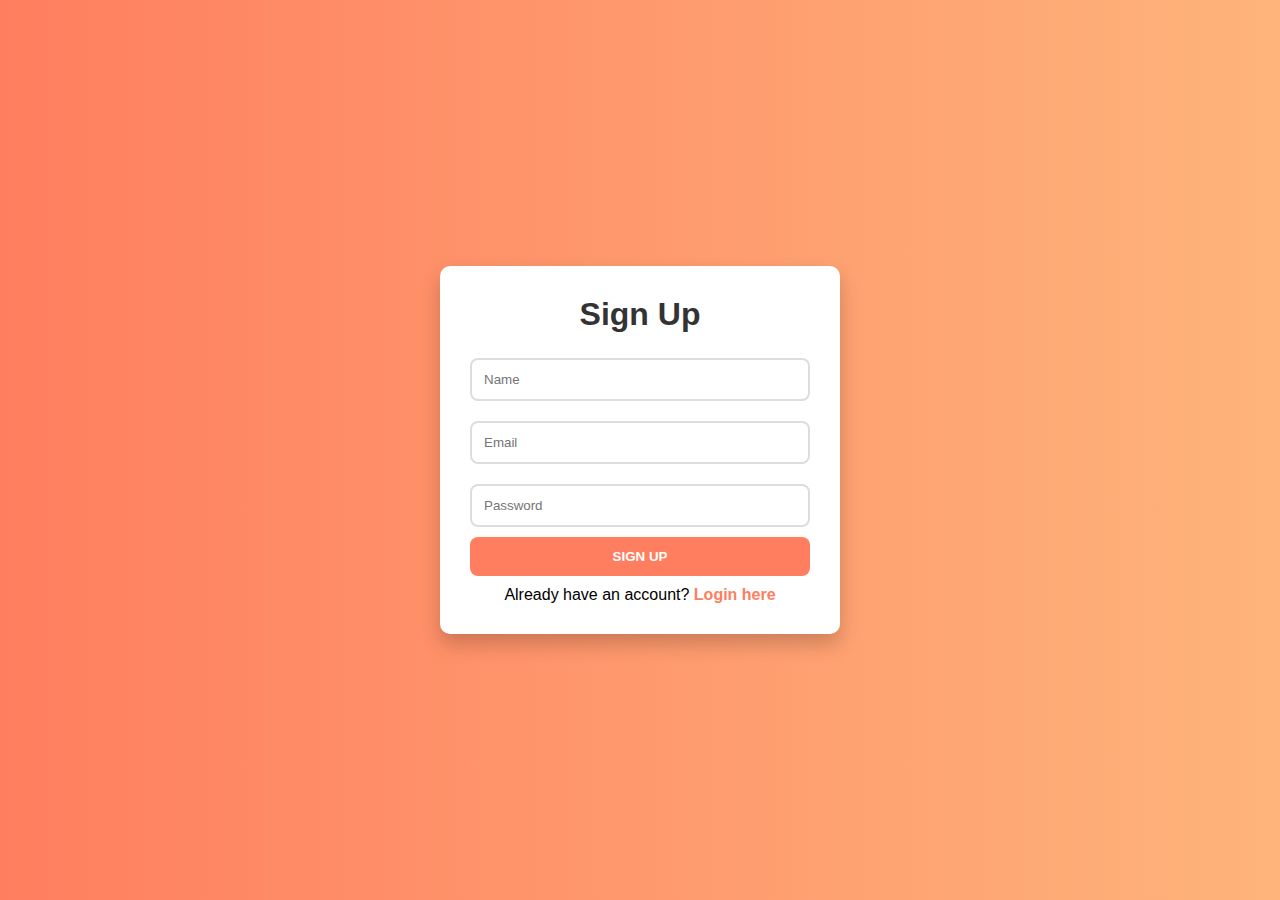
<file: form_localHostStorage/index.html>
<!DOCTYPE html>
<html lang="en">
<head>
    <meta charset="UTF-8">
    <meta name="viewport" content="width=device-width, initial-scale=1.0">
    <title>Signup & Login</title>
    <link rel="stylesheet" href="style.css">
</head>
<body>
    <div class="container">
        <div class="form-box">
            <h1 id="formTitle">Sign Up</h1>
            <form id="signupForm">
                <input type="text" id="signupName" placeholder="Name" required>
                <input type="email" id="signupEmail" placeholder="Email" required>
                <input type="password" id="signupPassword" placeholder="Password" required>
                <button type="submit">Sign Up</button>
                <p>Already have an account? <a href="#" id="toggleLogin">Login here</a></p>
            </form>
            
            <form id="loginForm" class="hidden">
                <input type="email" id="loginEmail" placeholder="Email" required>
                <input type="password" id="loginPassword" placeholder="Password" required>
                <button type="submit">Login</button>
                <p>Don't have an account? <a href="#" id="toggleSignup">Sign up here</a></p>
            </form>
        </div>
    </div>

    <script src="script.js"></script>
</body>
</html>
</file>
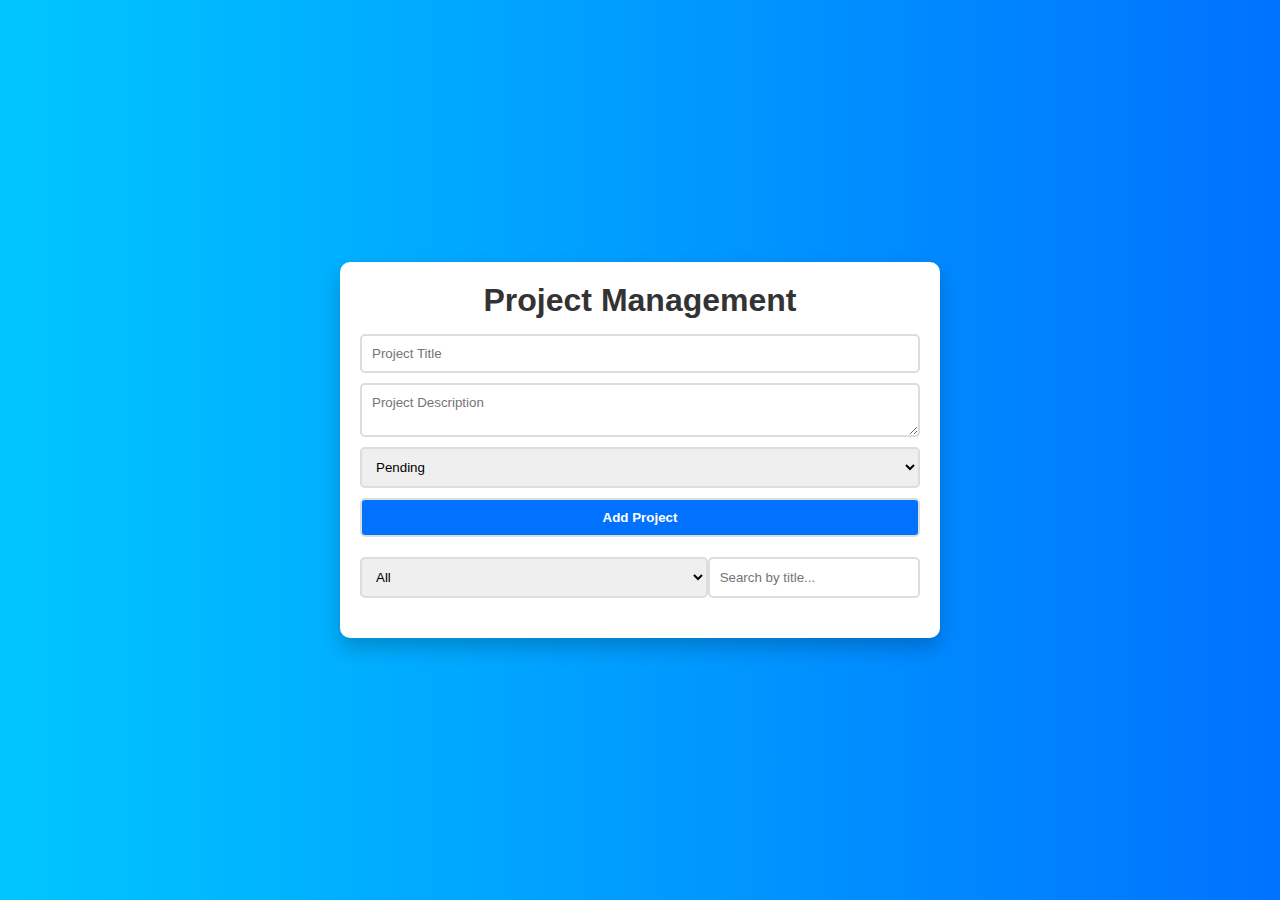
<file: Project_Management/index.html>
<!DOCTYPE html>
<html lang="en">
<head>
    <meta charset="UTF-8">
    <meta name="viewport" content="width=device-width, initial-scale=1.0">
    <title>Project Management</title>
    <link rel="stylesheet" href="style.css">
</head>
<body>
    <div class="container">
        <h1>Project Management</h1>
        <div class="form-container">
            <input type="text" id="projectTitle" placeholder="Project Title" required>
            <textarea id="projectDesc" placeholder="Project Description"></textarea>
            <select id="projectStatus">
                <option value="Pending">Pending</option>
                <option value="In Progress">In Progress</option>
                <option value="Completed">Completed</option>
            </select>
            <button id="addProject">Add Project</button>
        </div>
        <div class="filter-container">
            <select id="filterStatus">
                <option value="All">All</option>
                <option value="Pending">Pending</option>
                <option value="In Progress">In Progress</option>
                <option value="Completed">Completed</option>
            </select>
            <input type="text" id="searchProject" placeholder="Search by title...">
        </div>

        <div id="projectList"></div>
    </div>

    <script src="script.js"></script>
</body>
</html>
</file>
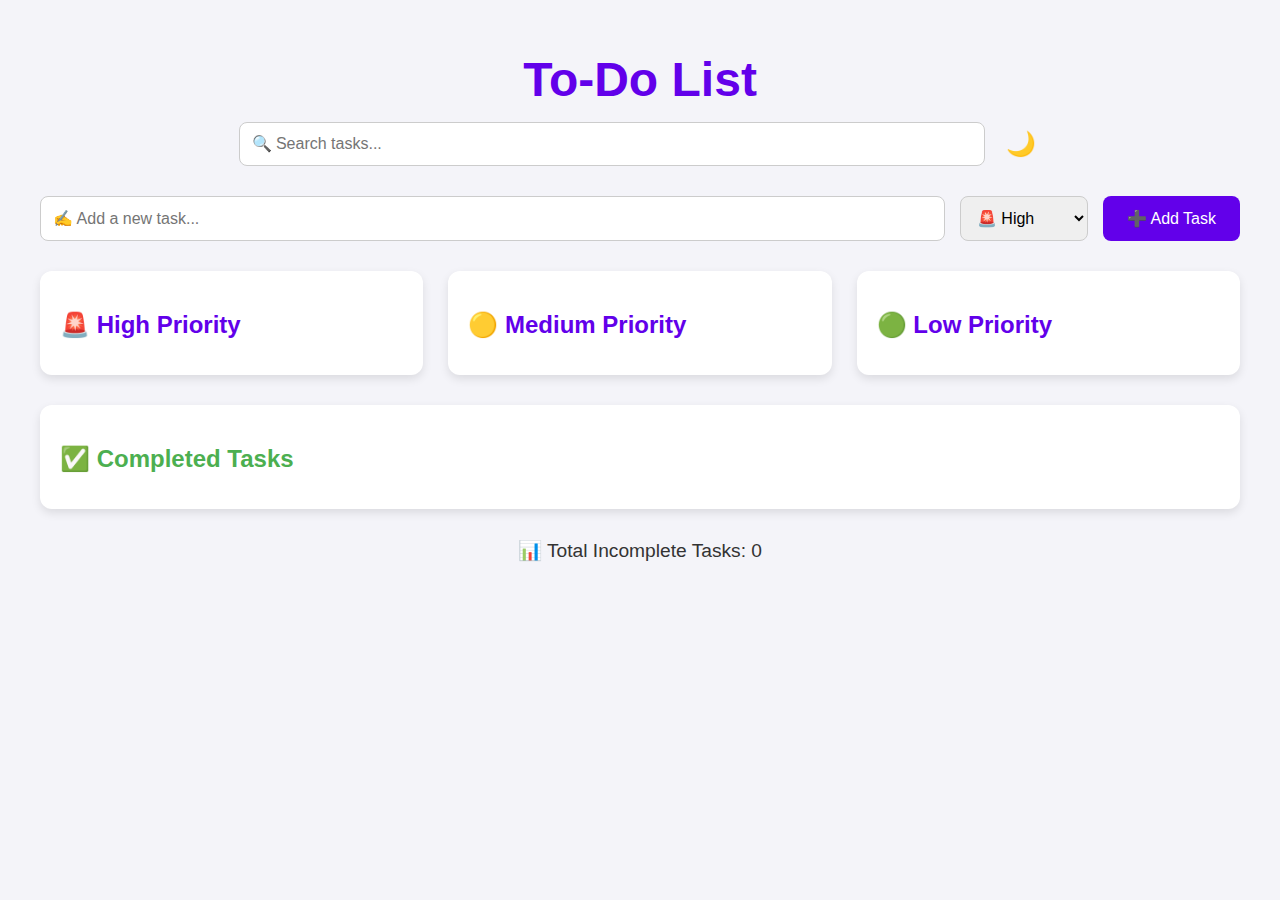
<file: Q2/index.html>
<!DOCTYPE html>
<html lang="en">
<head>
  <meta charset="UTF-8">
  <meta name="viewport" content="width=device-width, initial-scale=1.0">
  <title>Interactive To-Do List</title>
  <link rel="stylesheet" href="style.css">
</head>
<body>
  <div class="container">
    <header>
      <h1>To-Do List</h1>
      <div class="controls">
        <input type="text" id="search" placeholder="🔍 Search tasks..." />
        <button id="dark-mode-toggle">🌙</button>
      </div>
    </header>

    <div class="add-task">
      <input type="text" id="task-input" placeholder="✍️ Add a new task..." />
      <select id="priority-select">
        <option value="High">🚨 High</option>
        <option value="Medium">🟡 Medium</option>
        <option value="Low">🟢 Low</option>
      </select>
      <button id="add-task-btn">➕ Add Task</button>
    </div>

    <div class="task-lists">
      <div class="task-category">
        <h2>🚨 High Priority</h2>
        <ul id="high-priority-tasks" class="task-list"></ul>
      </div>
      <div class="task-category">
        <h2>🟡 Medium Priority</h2>
        <ul id="medium-priority-tasks" class="task-list"></ul>
      </div>
      <div class="task-category">
        <h2>🟢 Low Priority</h2>
        <ul id="low-priority-tasks" class="task-list"></ul>
      </div>
    </div>

    <div class="completed-tasks">
      <h2>✅ Completed Tasks</h2>
      <ul id="completed-tasks" class="task-list"></ul>
    </div>

    <div class="task-counter">
      <p>📊 Total Incomplete Tasks: <span id="incomplete-task-count">0</span></p>
    </div>
  </div>

  <script src="script.js"></script>
</body>
</html>
</file>
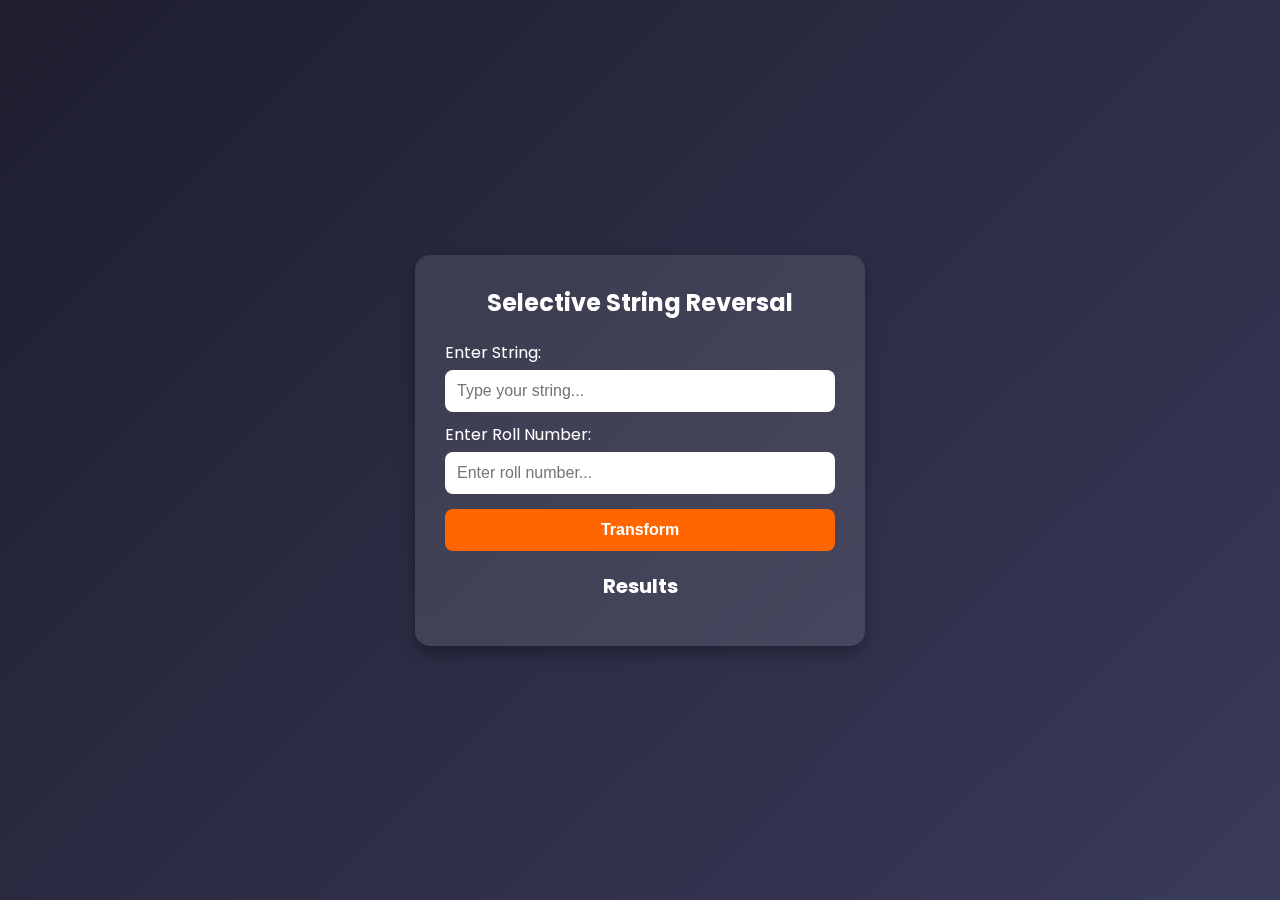
<file: Q3/index.html>
<!DOCTYPE html>
<html lang="en">
<head>
    <meta charset="UTF-8">
    <meta name="viewport" content="width=device-width, initial-scale=1.0">
    <title>Selective String Reversal</title>
    <link rel="stylesheet" href="styles.css">
    <script defer src="script.js"></script>
</head>
<body>
    <div class="container">
        <h1>Selective String Reversal</h1>
        <label for="userString">Enter String:</label>
        <input type="text" id="userString" placeholder="Type your string...">
        
        <label for="rollNumber">Enter Roll Number:</label>
        <input type="text" id="rollNumber" placeholder="Enter roll number...">
        
        <button id="transformBtn">Transform</button>
        
        <h2>Results</h2>
        <ul id="resultList"></ul>
    </div>
</body>
</html>
</file>
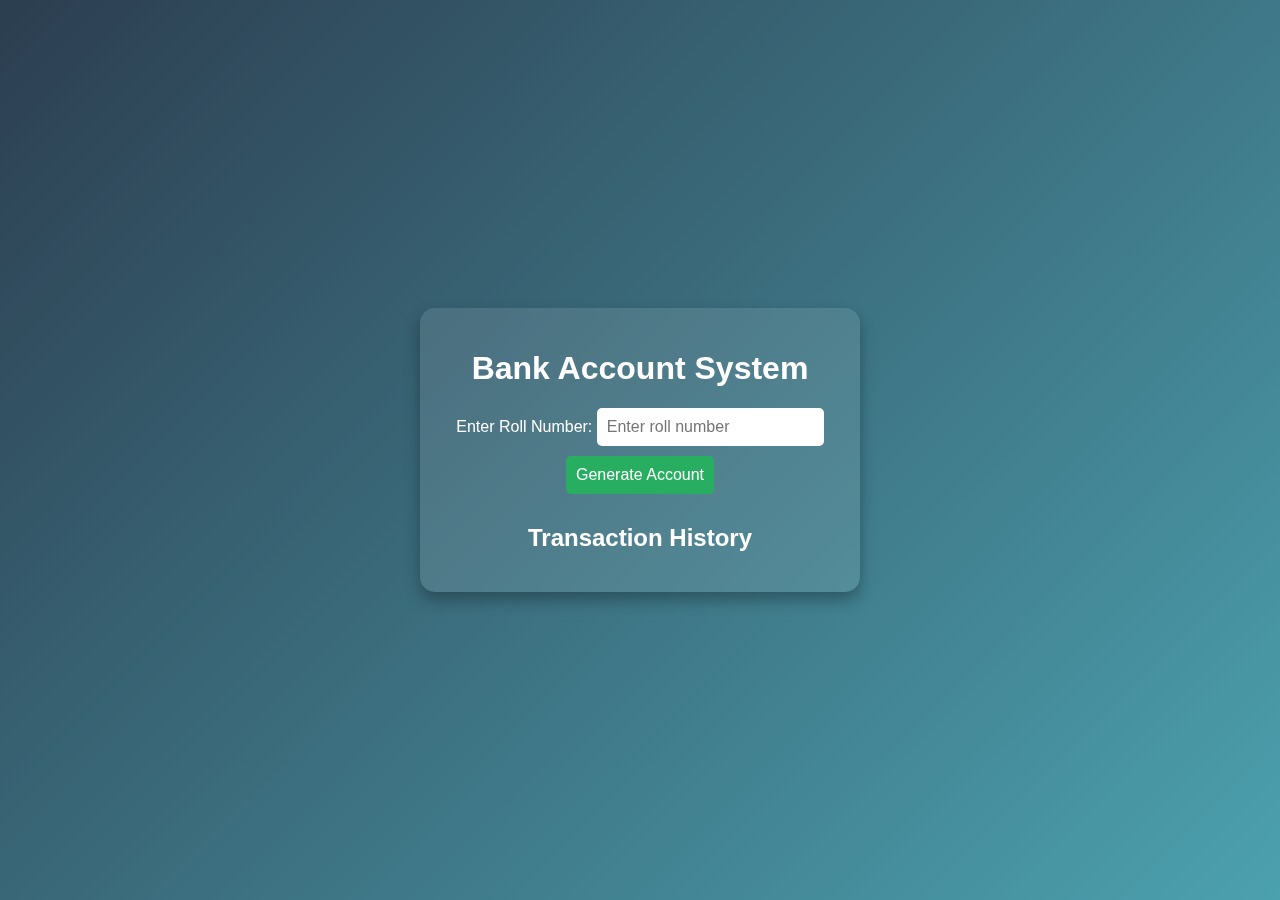
<file: Q4/index.html>
<!DOCTYPE html>
<html lang="en">
<head>
    <meta charset="UTF-8">
    <meta name="viewport" content="width=device-width, initial-scale=1.0">
    <title>Bank Account System</title>
    <link rel="stylesheet" href="style.css">
    <script defer src="script.js"></script>
</head>
<body>
    <div class="container">
        <h1>Bank Account System</h1>
        
        <div id="account-info">
            <label for="rollNumber">Enter Roll Number:</label>
            <input type="text" id="rollNumber" placeholder="Enter roll number">
            <button id="generateAccount">Generate Account</button>
        </div>

        <div id="accountDetails" class="hidden">
            <p><strong>Account Number:</strong> <span id="accountNumber"></span></p>
            <p><strong>Balance:</strong> PKR <span id="balance"></span></p>
        </div>

        <div id="transaction-section" class="hidden">
            <label for="amount">Enter Amount:</label>
            <input type="number" id="amount" placeholder="Enter amount">
            <button id="depositBtn">Deposit</button>
            <button id="withdrawBtn">Withdraw</button>
        </div>

        <h2>Transaction History</h2>
        <ul id="transactionHistory"></ul>

        <button id="downloadHistory" class="hidden">Download History</button>
    </div>
</body>
</html>
</file>
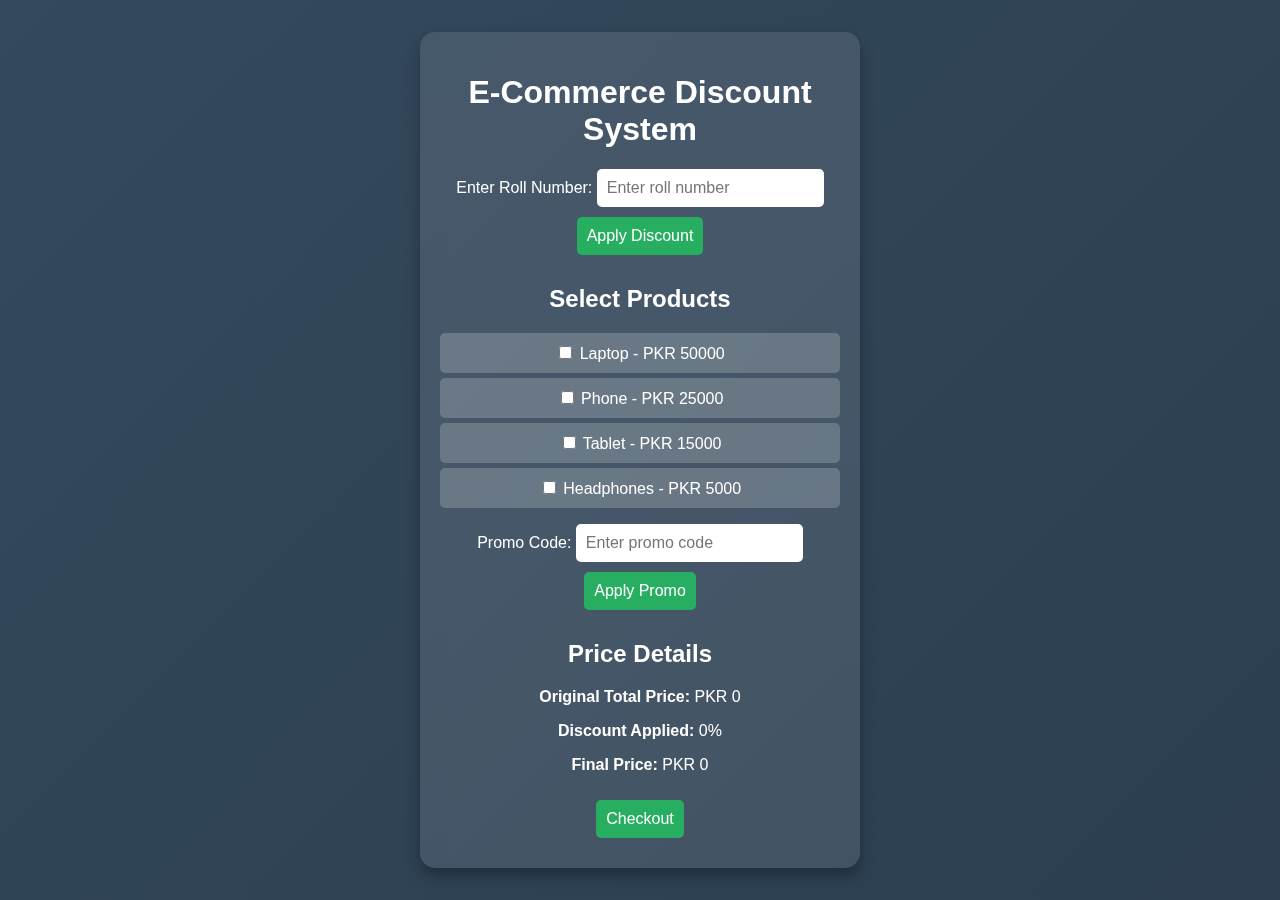
<file: Q5/index.html>
<!DOCTYPE html>
<html lang="en">
<head>
    <meta charset="UTF-8">
    <meta name="viewport" content="width=device-width, initial-scale=1.0">
    <title>Roll-Number Based Discount System</title>
    <link rel="stylesheet" href="style.css">
    <script defer src="script.js"></script>
</head>
<body>
    <div class="container">
        <h1>E-Commerce Discount System</h1>
        
        <div id="rollNumberSection">
            <label for="rollNumber">Enter Roll Number:</label>
            <input type="text" id="rollNumber" placeholder="Enter roll number">
            <button id="applyDiscount">Apply Discount</button>
        </div>

        <h2>Select Products</h2>
        <ul id="productList"></ul>

        <div id="promoSection">
            <label for="promoCode">Promo Code:</label>
            <input type="text" id="promoCode" placeholder="Enter promo code">
            <button id="applyPromo">Apply Promo</button>
        </div>

        <h2>Price Details</h2>
        <p><strong>Original Total Price:</strong> PKR <span id="originalPrice">0</span></p>
        <p><strong>Discount Applied:</strong> <span id="discountPercent">0%</span></p>
        <p><strong>Final Price:</strong> PKR <span id="finalPrice">0</span></p>

        <button id="checkoutBtn" disabled>Checkout</button>
    </div>
</body>
</html>
</file>
<file: form_localHostStorage/style.css>
* {
    box-sizing: border-box;
    margin: 0;
    padding: 0;
    font-family: "Poppins", sans-serif;
}

body {
    display: flex;
    justify-content: center;
    align-items: center;
    height: 100vh;
    background: linear-gradient(to right, #ff7e5f, #feb47b);
}

.container {
    width: 400px;
    background: #fff;
    padding: 30px;
    border-radius: 10px;
    box-shadow: 0 10px 20px rgba(0, 0, 0, 0.2);
    text-align: center;
}

h1 {
    margin-bottom: 15px;
    color: #333;
}

input {
    width: 100%;
    padding: 12px;
    margin: 10px 0;
    border: 2px solid #ddd;
    border-radius: 8px;
    outline: none;
    transition: border 0.3s ease;
}

input:focus {
    border: 2px solid #ff7e5f;
}

button {
    width: 100%;
    padding: 12px;
    background: #ff7e5f;
    color: #fff;
    border: none;
    border-radius: 8px;
    cursor: pointer;
    font-weight: bold;
    text-transform: uppercase;
    transition: background 0.3s ease;
}

button:hover {
    background: #feb47b;
}

p {
    margin-top: 10px;
}

a {
    color: #ff7e5f;
    text-decoration: none;
    font-weight: bold;
}

a:hover {
    text-decoration: underline;
}

.hidden {
    display: none;
}
</file>
<file: Project_Management/style.css>
* {
    box-sizing: border-box;
    margin: 0;
    padding: 0;
    font-family: "Poppins", sans-serif;
}

body {
    display: flex;
    justify-content: center;
    align-items: center;
    height: 100vh;
    background: linear-gradient(to right, #00c6ff, #0072ff);
}

.container {
    width: 600px;
    background: #fff;
    padding: 20px;
    border-radius: 10px;
    box-shadow: 0 10px 20px rgba(0, 0, 0, 0.2);
    text-align: center;
}

h1 {
    margin-bottom: 15px;
    color: #333;
}

.form-container {
    display: flex;
    flex-direction: column;
    gap: 10px;
    margin-bottom: 20px;
}

input, textarea, select, button {
    width: 100%;
    padding: 10px;
    border-radius: 5px;
    border: 2px solid #ddd;
    outline: none;
}

button {
    background: #0072ff;
    color: #fff;
    font-weight: bold;
    cursor: pointer;
    transition: 0.3s;
}

button:hover {
    background: #005bbb;
}

.filter-container {
    display: flex;
    justify-content: space-between;
    margin-bottom: 20px;
}

#searchProject {
    width: 60%;
}

.project-card {
    background: #f5f5f5;
    padding: 15px;
    border-radius: 8px;
    margin: 10px 0;
    position: relative;
}

.project-card h2 {
    color: #0072ff;
}

.project-card p {
    color: #333;
}

.project-card .actions {
    display: flex;
    justify-content: space-between;
    margin-top: 10px;
}

.edit, .delete {
    padding: 5px 10px;
    cursor: pointer;
    border-radius: 5px;
    font-weight: bold;
}

.edit {
    background: #ffa500;
    color: white;
}

.delete {
    background: #ff4c4c;
    color: white;
}

.edit:hover {
    background: #ff8500;
}

.delete:hover {
    background: #d60000;
}
</file>
<file: Q2/style.css>
body {
    font-family: 'Inter', sans-serif;
    margin: 0;
    padding: 0;
    background-color: #f4f4f9;
    color: #333;
    transition: background-color 0.3s, color 0.3s;
  }
  
  .container {
    max-width: 1200px;
    margin: 0 auto;
    padding: 20px;
  }
  
  header {
    text-align: center;
    margin-bottom: 30px;
  }
  
  header h1 {
    font-size: 3rem;
    color: #6200ea;
    margin-bottom: 10px;
  }
  
  .controls {
    display: flex;
    justify-content: center;
    gap: 15px;
    margin-top: 15px;
  }
  
  #search {
    padding: 12px;
    width: 60%;
    border: 1px solid #ccc;
    border-radius: 8px;
    font-size: 1rem;
    transition: border-color 0.3s;
  }
  
  #search:focus {
    border-color: #6200ea;
    outline: none;
  }
  
  #dark-mode-toggle {
    background: none;
    border: none;
    font-size: 1.5rem;
    cursor: pointer;
    transition: transform 0.2s;
  }
  
  #dark-mode-toggle:hover {
    transform: scale(1.1);
  }
  
  .add-task {
    display: flex;
    gap: 15px;
    margin-bottom: 30px;
  }
  
  #task-input {
    flex: 1;
    padding: 12px;
    border: 1px solid #ccc;
    border-radius: 8px;
    font-size: 1rem;
    transition: border-color 0.3s;
  }
  
  #task-input:focus {
    border-color: #6200ea;
    outline: none;
  }
  
  #priority-select {
    padding: 12px;
    border: 1px solid #ccc;
    border-radius: 8px;
    font-size: 1rem;
    transition: border-color 0.3s;
  }
  
  #priority-select:focus {
    border-color: #6200ea;
    outline: none;
  }
  
  #add-task-btn {
    padding: 12px 24px;
    background-color: #6200ea;
    color: white;
    border: none;
    border-radius: 8px;
    font-size: 1rem;
    cursor: pointer;
    transition: background-color 0.3s, transform 0.2s;
  }
  
  #add-task-btn:hover {
    background-color: #3700b3;
    transform: scale(1.05);
  }
  
  .task-lists {
    display: flex;
    gap: 25px;
    margin-bottom: 30px;
  }
  
  .task-category {
    flex: 1;
    background-color: white;
    padding: 20px;
    border-radius: 12px;
    box-shadow: 0 4px 10px rgba(0, 0, 0, 0.1);
    transition: transform 0.3s, box-shadow 0.3s;
  }
  
  .task-category:hover {
    transform: translateY(-5px);
    box-shadow: 0 6px 15px rgba(0, 0, 0, 0.15);
  }
  
  .task-category h2 {
    font-size: 1.5rem;
    margin-bottom: 15px;
    color: #6200ea;
  }
  
  .task-list {
    list-style: none;
    padding: 0;
  }
  
  .task-list li {
    display: flex;
    justify-content: space-between;
    align-items: center;
    padding: 12px;
    border-bottom: 1px solid #eee;
    transition: background-color 0.3s;
  }
  
  .task-list li:hover {
    background-color: #f9f9f9;
  }
  
  .task-list li:last-child {
    border-bottom: none;
  }
  
  .task-list li button {
    background: none;
    border: none;
    cursor: pointer;
    font-size: 1rem;
    margin-left: 10px;
    transition: transform 0.2s;
  }
  
  .task-list li button:hover {
    transform: scale(1.1);
  }
  
  .task-list li button.complete-btn {
    color: #4caf50;
  }
  
  .task-list li button.delete-btn {
    color: #f44336;
  }
  
  .completed-tasks {
    background-color: white;
    padding: 20px;
    border-radius: 12px;
    box-shadow: 0 4px 10px rgba(0, 0, 0, 0.1);
  }
  
  .completed-tasks h2 {
    font-size: 1.5rem;
    margin-bottom: 15px;
    color: #4caf50;
  }
  
  .task-counter {
    text-align: center;
    margin-top: 30px;
    font-size: 1.2rem;
  }
  
  /* Dark Mode */
  body.dark-mode {
    background-color: #121212;
    color: #ffffff;
  }
  
  body.dark-mode header h1 {
    color: #bb86fc;
  }
  
  body.dark-mode .task-category,
  body.dark-mode .completed-tasks {
    background-color: #1e1e1e;
    color: #ffffff;
  }
  
  body.dark-mode #search,
  body.dark-mode #task-input,
  body.dark-mode #priority-select {
    background-color: #333;
    color: #ffffff;
    border-color: #444;
  }
  
  body.dark-mode #add-task-btn {
    background-color: #bb86fc;
    color: #121212;
  }
  
  body.dark-mode #add-task-btn:hover {
    background-color: #3700b3;
  }
  
  body.dark-mode .task-list li:hover {
    background-color: #2c2c2c;
  }
</file>
<file: Q3/styles.css>
@import url('https://fonts.googleapis.com/css2?family=Poppins:wght@300;400;600&display=swap');

* {
    margin: 0;
    padding: 0;
    box-sizing: border-box;
}

body {
    font-family: 'Poppins', sans-serif;
    background: linear-gradient(135deg, #1e1e2f, #3a3a5a);
    color: white;
    display: flex;
    justify-content: center;
    align-items: center;
    height: 100vh;
    margin: 0;
    flex-direction: column;
    transition: background 0.5s ease-in-out;
}

.container {
    background: rgba(255, 255, 255, 0.1);
    padding: 30px;
    border-radius: 15px;
    box-shadow: 0 8px 16px rgba(0, 0, 0, 0.3);
    width: 90%;
    max-width: 450px;
    text-align: center;
    backdrop-filter: blur(10px);
    transition: all 0.3s ease;
}

h1 {
    font-size: 24px;
    margin-bottom: 20px;
}

label {
    display: block;
    text-align: left;
    font-size: 16px;
    margin: 10px 0 5px;
}

input {
    width: 100%;
    padding: 12px;
    border: none;
    border-radius: 8px;
    font-size: 16px;
    transition: 0.3s ease-in-out;
    outline: none;
}

input:focus {
    box-shadow: 0 0 8px rgba(255, 255, 255, 0.6);
}

button {
    width: 100%;
    padding: 12px;
    background: #ff6600;
    color: white;
    border: none;
    border-radius: 8px;
    font-size: 16px;
    font-weight: bold;
    cursor: pointer;
    transition: all 0.3s ease;
    margin-top: 15px;
}

button:hover {
    background: #ff4500;
    transform: scale(1.05);
}

h2 {
    font-size: 20px;
    margin-top: 20px;
    text-align: center;
}

#resultList {
    list-style: none;
    padding: 0;
    margin-top: 15px;
    max-height: 250px;
    overflow-y: auto;
}

.result-item {
    background: rgba(255, 255, 255, 0.2);
    padding: 10px;
    border-radius: 8px;
    margin-top: 10px;
    box-shadow: 0 4px 8px rgba(0, 0, 0, 0.2);
    transition: all 0.3s ease-in-out;
    opacity: 0;
    transform: translateY(20px);
    animation: fadeIn 0.5s forwards;
}

#resultList::-webkit-scrollbar {
    width: 8px;
}

#resultList::-webkit-scrollbar-track {
    background: rgba(255, 255, 255, 0.1);
    border-radius: 10px;
}

#resultList::-webkit-scrollbar-thumb {
    background: #ff6600;
    border-radius: 10px;
}

@keyframes fadeIn {
    to {
        opacity: 1;
        transform: translateY(0);
    }
}

@media (max-width: 500px) {
    .container {
        width: 95%;
        padding: 20px;
    }
    
    h1 {
        font-size: 22px;
    }

    button {
        font-size: 14px;
        padding: 10px;
    }
}
</file>
<file: Q4/style.css>
body {
    font-family: 'Poppins', sans-serif;
    background: linear-gradient(135deg, #2c3e50, #4ca1af);
    color: white;
    display: flex;
    justify-content: center;
    align-items: center;
    height: 100vh;
    margin: 0;
    flex-direction: column;
}

.container {
    background: rgba(255, 255, 255, 0.1);
    padding: 20px;
    border-radius: 15px;
    box-shadow: 0 8px 16px rgba(0, 0, 0, 0.3);
    width: 400px;
    text-align: center;
    backdrop-filter: blur(10px);
}

input {
    padding: 10px;
    border-radius: 5px;
    border: none;
    font-size: 16px;
}

button {
    padding: 10px;
    border: none;
    border-radius: 5px;
    font-size: 16px;
    cursor: pointer;
    margin: 10px;
    background: #27ae60;
    color: white;
}

button:hover {
    background: #2ecc71;
}

#transactionHistory {
    list-style: none;
    padding: 0;
}

.transaction-item {
    background: rgba(255, 255, 255, 0.2);
    padding: 10px;
    border-radius: 5px;
    margin-top: 5px;
}

.hidden {
    display: none;
}
</file>
<file: Q5/style.css>
body {
    font-family: 'Poppins', sans-serif;
    background: linear-gradient(135deg, #34495e, #2c3e50);
    color: white;
    display: flex;
    justify-content: center;
    align-items: center;
    height: 100vh;
    margin: 0;
    flex-direction: column;
}

.container {
    background: rgba(255, 255, 255, 0.1);
    padding: 20px;
    border-radius: 15px;
    box-shadow: 0 8px 16px rgba(0, 0, 0, 0.3);
    width: 400px;
    text-align: center;
    backdrop-filter: blur(10px);
}

input {
    padding: 10px;
    border-radius: 5px;
    border: none;
    font-size: 16px;
}

button {
    padding: 10px;
    border: none;
    border-radius: 5px;
    font-size: 16px;
    cursor: pointer;
    margin: 10px;
    background: #27ae60;
    color: white;
}

button:hover {
    background: #2ecc71;
}

#productList {
    list-style: none;
    padding: 0;
}

.product-item {
    background: rgba(255, 255, 255, 0.2);
    padding: 10px;
    border-radius: 5px;
    margin-top: 5px;
}
</file>
